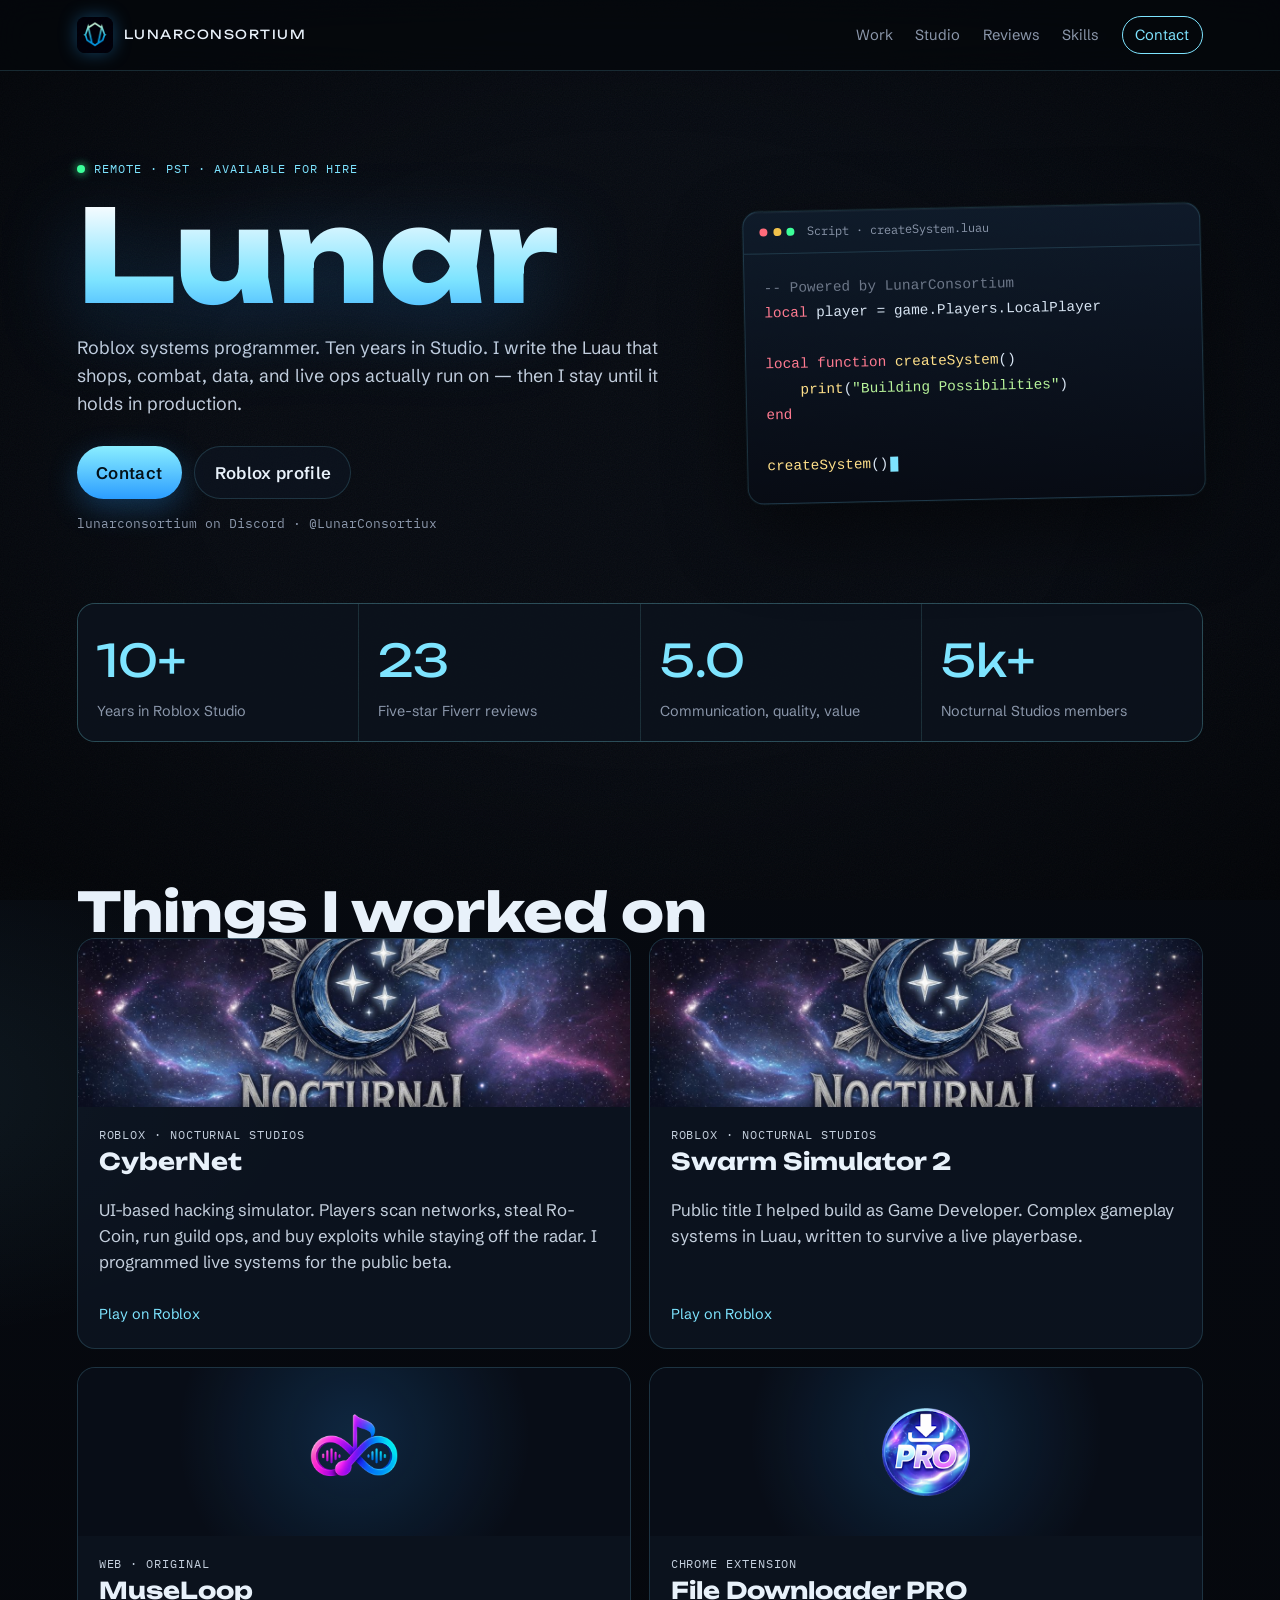
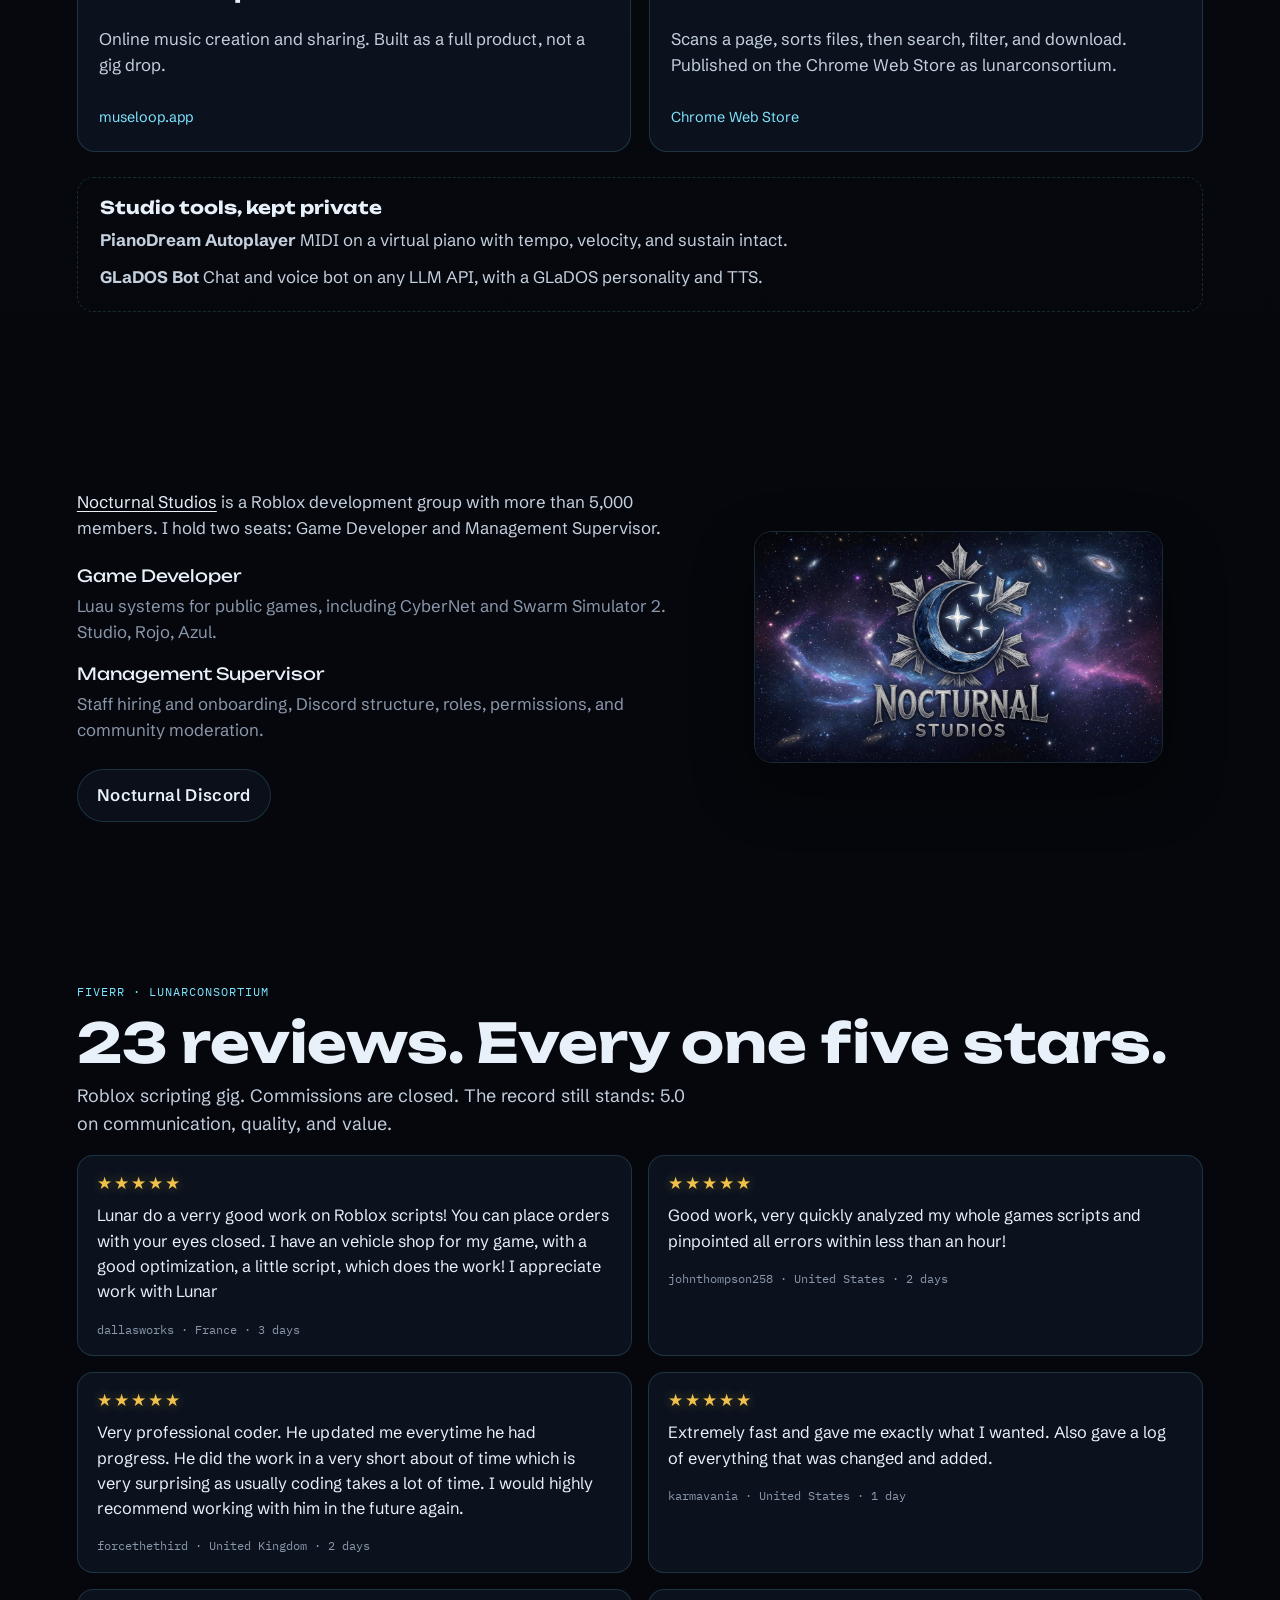
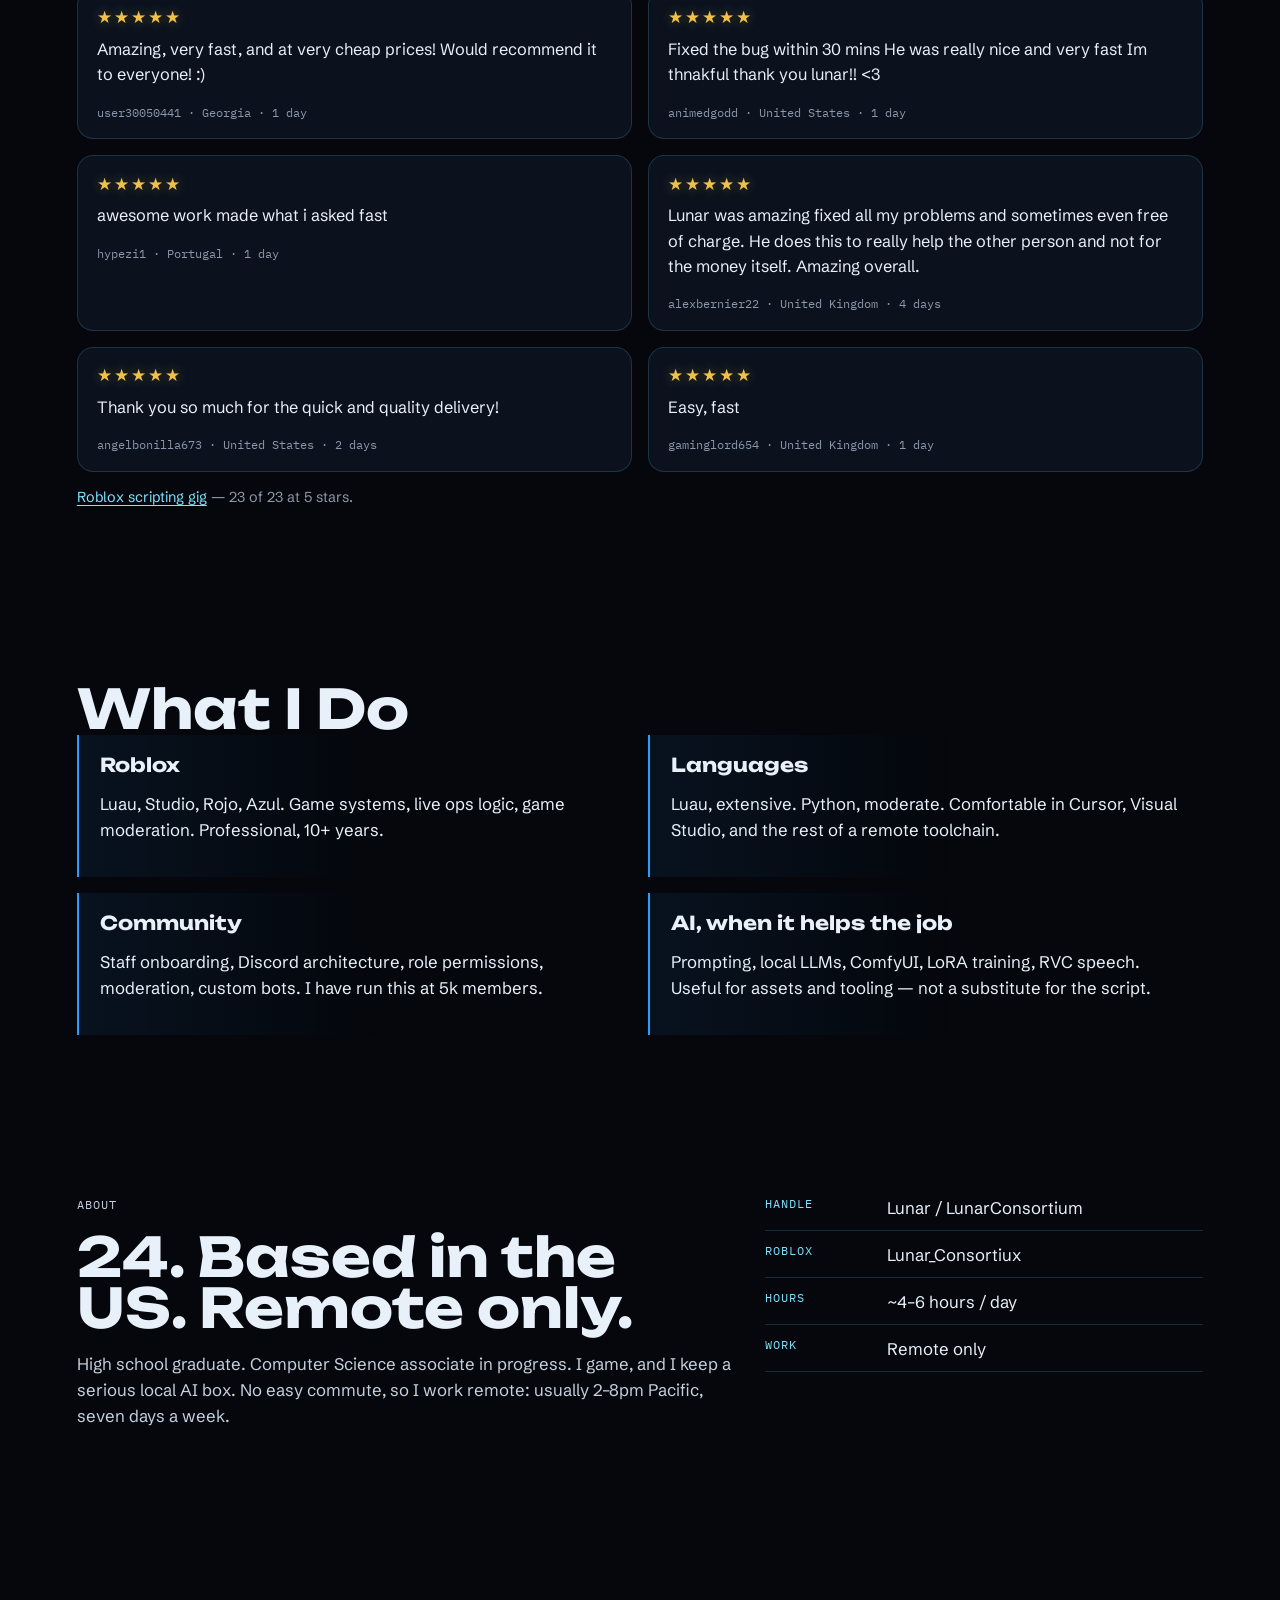
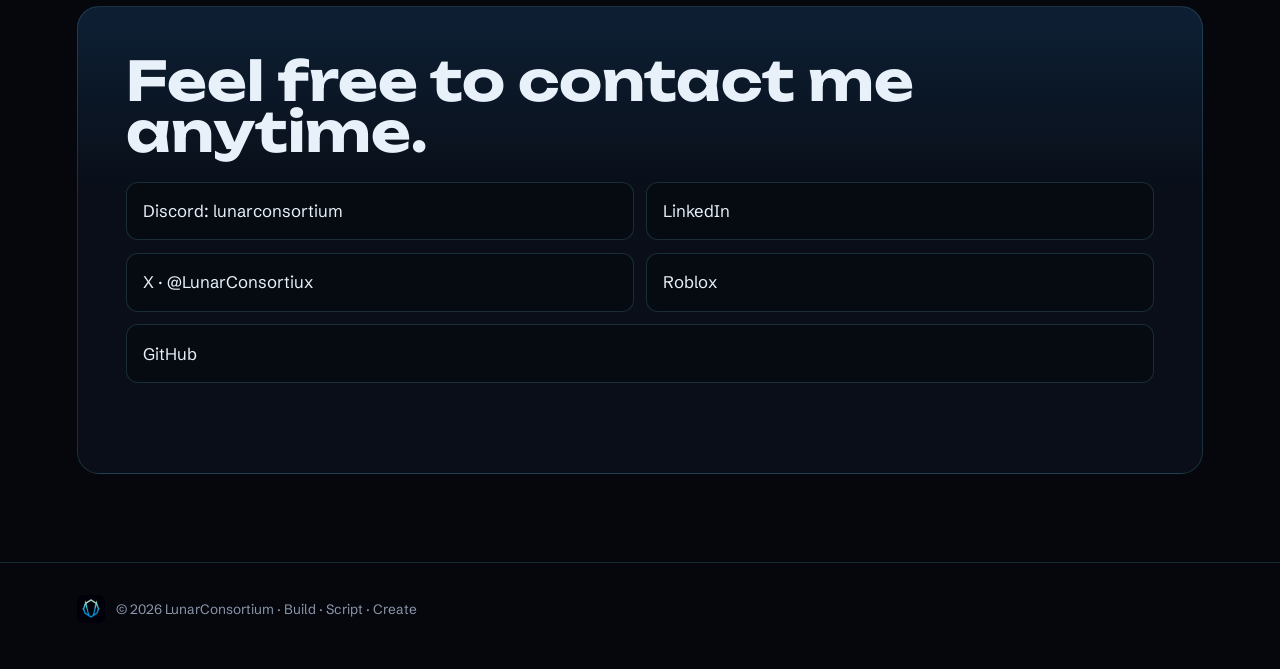
<file: index.html>
<!DOCTYPE html>
<html lang="en">
<head>
  <meta charset="UTF-8" />
  <meta name="viewport" content="width=device-width, initial-scale=1" />
  <title>Lunar — Roblox Scripting</title>
  <meta name="description" content="Lunar. Roblox systems programmer with 10+ years in Studio. Game Developer and Management Supervisor at Nocturnal Studios. 23 five-star Fiverr reviews." />
  <meta name="theme-color" content="#05070c" />
  <link rel="icon" type="image/png" href="assets/favicon.png" />
  <link rel="canonical" href="https://lunarconsortium.github.io/" />

  <meta property="og:type" content="website" />
  <meta property="og:title" content="Lunar — Roblox Scripting" />
  <meta property="og:description" content="Systems programmer for live Roblox games. 10+ years in Studio. Nocturnal Studios. 5.0 on Fiverr." />
  <meta property="og:image" content="https://lunarconsortium.github.io/assets/hero.jpg" />
  <meta name="twitter:card" content="summary_large_image" />
  <meta name="twitter:site" content="@LunarConsortiux" />

  <link rel="preconnect" href="https://fonts.googleapis.com" />
  <link rel="preconnect" href="https://fonts.gstatic.com" crossorigin />
  <link href="https://fonts.googleapis.com/css2?family=IBM+Plex+Mono:wght@400;500&family=Schibsted+Grotesk:ital,wght@0,400;0,500;0,600;0,700;1,400&family=Unbounded:wght@500;600;700;800&display=swap" rel="stylesheet" />
  <link rel="stylesheet" href="styles.css" />
</head>
<body>
  <a class="skip" href="#main">Skip to content</a>
  <div class="grain" aria-hidden="true"></div>
  <div class="vignette" aria-hidden="true"></div>

  <header class="nav">
    <a class="brand" href="#top">
      <img src="assets/logo.jpg" alt="" width="36" height="36" />
      <span>LunarConsortium</span>
    </a>
    <button class="nav-toggle" type="button" aria-expanded="false" aria-controls="nav-links" aria-label="Open menu">
      <span></span><span></span>
    </button>
    <nav id="nav-links" class="nav-links">
      <a href="#work">Work</a>
      <a href="#studio">Studio</a>
      <a href="#reviews">Reviews</a>
      <a href="#skills">Skills</a>
      <a class="nav-cta" href="#contact">Contact</a>
    </nav>
  </header>

  <main id="main">
    <section class="hero" id="top">
      <div class="hero-copy">
        <p class="eyebrow">
          <span class="dot"></span>
          Remote · PST · Available for hire
        </p>
        <h1>
          <span class="hero-name">Lunar</span>
        </h1>
        <p class="lede">
          Roblox systems programmer. Ten years in Studio. I write the Luau that shops, combat, data, and live ops actually run on — then I stay until it holds in production.
        </p>
        <div class="hero-actions">
          <a class="btn primary" href="#contact">Contact</a>
          <a class="btn ghost" href="https://www.roblox.com/users/44462739/profile" target="_blank" rel="noopener noreferrer">Roblox profile</a>
        </div>
        <p class="hero-meta">lunarconsortium on Discord · @LunarConsortiux</p>
      </div>

      <aside class="console" aria-label="Sample Luau snippet">
        <div class="console-bar">
          <span class="console-dots" aria-hidden="true"><i></i><i></i><i></i></span>
          <span class="console-file">Script · createSystem.luau</span>
        </div>
        <pre class="code"><code><span class="cmt">-- Powered by LunarConsortium</span>
<span class="kw">local</span> player = game.Players.LocalPlayer

<span class="kw">local function</span> <span class="fn">createSystem</span>()
    <span class="fn">print</span>(<span class="str">"Building Possibilities"</span>)
<span class="kw">end</span>

<span class="fn">createSystem</span>()<span class="caret" aria-hidden="true"></span></code></pre>
      </aside>
    </section>

    <section class="stats" aria-label="Highlights">
      <article>
        <p class="num">10+</p>
        <p>Years in Roblox Studio</p>
      </article>
      <article>
        <p class="num">23</p>
        <p>Five-star Fiverr reviews</p>
      </article>
      <article>
        <p class="num">5.0</p>
        <p>Communication, quality, value</p>
      </article>
      <article>
        <p class="num">5k+</p>
        <p>Nocturnal Studios members</p>
      </article>
    </section>

    <section class="work" id="work">
      <header class="section-head">
        <h2>Things I worked on</h2>
      </header>

      <div class="work-grid">
        <a class="card" href="https://www.roblox.com/games/94098365156148/CyberNet-BETA" target="_blank" rel="noopener noreferrer">
          <div class="card-media">
            <img class="cover" src="assets/nocturnal.jpg" alt="" />
          </div>
          <div class="card-body">
            <p class="tag">Roblox · Nocturnal Studios</p>
            <h3>CyberNet</h3>
            <p>UI-based hacking simulator. Players scan networks, steal Ro-Coin, run guild ops, and buy exploits while staying off the radar. I programmed live systems for the public beta.</p>
            <span class="card-link">Play on Roblox</span>
          </div>
        </a>

        <a class="card" href="https://www.roblox.com/games/74996988722629/Swarm-Simulator-2" target="_blank" rel="noopener noreferrer">
          <div class="card-media">
            <img class="cover" src="assets/nocturnal.jpg" alt="" />
          </div>
          <div class="card-body">
            <p class="tag">Roblox · Nocturnal Studios</p>
            <h3>Swarm Simulator 2</h3>
            <p>Public title I helped build as Game Developer. Complex gameplay systems in Luau, written to survive a live playerbase.</p>
            <span class="card-link">Play on Roblox</span>
          </div>
        </a>

        <a class="card" href="https://www.museloop.app/" target="_blank" rel="noopener noreferrer">
          <div class="card-media logo">
            <img src="assets/museloop.png" alt="" />
          </div>
          <div class="card-body">
            <p class="tag">Web · Original</p>
            <h3>MuseLoop</h3>
            <p>Online music creation and sharing. Built as a full product, not a gig drop.</p>
            <span class="card-link">museloop.app</span>
          </div>
        </a>

        <a class="card" href="https://chromewebstore.google.com/detail/file-downloader-pro/hpilfaaajhojekofgmncmmccmagahcfa" target="_blank" rel="noopener noreferrer">
          <div class="card-media logo">
            <img src="assets/file-downloader.png" alt="" />
          </div>
          <div class="card-body">
            <p class="tag">Chrome extension</p>
            <h3>File Downloader PRO</h3>
            <p>Scans a page, sorts files, then search, filter, and download. Published on the Chrome Web Store as lunarconsortium.</p>
            <span class="card-link">Chrome Web Store</span>
          </div>
        </a>
      </div>

      <div class="private">
        <h3>Studio tools, kept private</h3>
        <ul>
          <li>
            <strong>PianoDream Autoplayer</strong>
            MIDI on a virtual piano with tempo, velocity, and sustain intact.
          </li>
          <li>
            <strong>GLaDOS Bot</strong>
            Chat and voice bot on any LLM API, with a GLaDOS personality and TTS.
          </li>
        </ul>
      </div>
    </section>

    <section class="studio" id="studio">
      <div class="studio-copy">
        <p>
          <a href="https://www.roblox.com/communities/7421064/Nocturnal-Studios#!/about" target="_blank" rel="noopener noreferrer">Nocturnal Studios</a>
          is a Roblox development group with more than 5,000 members. I hold two seats: Game Developer and Management Supervisor.
        </p>
        <dl>
          <div>
            <dt>Game Developer</dt>
            <dd>Luau systems for public games, including CyberNet and Swarm Simulator 2. Studio, Rojo, Azul.</dd>
          </div>
          <div>
            <dt>Management Supervisor</dt>
            <dd>Staff hiring and onboarding, Discord structure, roles, permissions, and community moderation.</dd>
          </div>
        </dl>
        <a class="btn ghost" href="https://discord.gg/CGdg9cNBEs" target="_blank" rel="noopener noreferrer">Nocturnal Discord</a>
      </div>
      <figure class="studio-visual">
        <img src="assets/nocturnal.jpg" alt="Nocturnal Studios mark: a moon over a starfield" />
      </figure>
    </section>

    <section class="reviews" id="reviews">
      <header class="section-head">
        <p class="eyebrow">Fiverr · lunarconsortium</p>
        <h2>23 reviews. Every one five stars.</h2>
        <p class="lede tight">Roblox scripting gig. Commissions are closed. The record still stands: 5.0 on communication, quality, and value.</p>
      </header>

      <div class="review-track">
        <blockquote>
          <p class="stars" aria-label="5 out of 5 stars">★★★★★</p>
          <p>Lunar do a verry good work on Roblox scripts! You can place orders with your eyes closed. I have an vehicle shop for my game, with a good optimization, a little script, which does the work! I appreciate work with Lunar</p>
          <footer>dallasworks · France · 3 days</footer>
        </blockquote>
        <blockquote>
          <p class="stars" aria-label="5 out of 5 stars">★★★★★</p>
          <p>Good work, very quickly analyzed my whole games scripts and pinpointed all errors within less than an hour!</p>
          <footer>johnthompson258 · United States · 2 days</footer>
        </blockquote>
        <blockquote>
          <p class="stars" aria-label="5 out of 5 stars">★★★★★</p>
          <p>Very professional coder. He updated me everytime he had progress. He did the work in a very short about of time which is very surprising as usually coding takes a lot of time. I would highly recommend working with him in the future again.</p>
          <footer>forcethethird · United Kingdom · 2 days</footer>
        </blockquote>
        <blockquote>
          <p class="stars" aria-label="5 out of 5 stars">★★★★★</p>
          <p>Extremely fast and gave me exactly what I wanted. Also gave a log of everything that was changed and added.</p>
          <footer>karmavania · United States · 1 day</footer>
        </blockquote>
        <blockquote>
          <p class="stars" aria-label="5 out of 5 stars">★★★★★</p>
          <p>Amazing, very fast, and at very cheap prices! Would recommend it to everyone! :)</p>
          <footer>user30050441 · Georgia · 1 day</footer>
        </blockquote>
        <blockquote>
          <p class="stars" aria-label="5 out of 5 stars">★★★★★</p>
          <p>Fixed the bug within 30 mins He was really nice and very fast Im thnakful thank you lunar!! &lt;3</p>
          <footer>animedgodd · United States · 1 day</footer>
        </blockquote>
        <blockquote>
          <p class="stars" aria-label="5 out of 5 stars">★★★★★</p>
          <p>awesome work made what i asked fast</p>
          <footer>hypezi1 · Portugal · 1 day</footer>
        </blockquote>
        <blockquote>
          <p class="stars" aria-label="5 out of 5 stars">★★★★★</p>
          <p>Lunar was amazing fixed all my problems and sometimes even free of charge. He does this to really help the other person and not for the money itself. Amazing overall.</p>
          <footer>alexbernier22 · United Kingdom · 4 days</footer>
        </blockquote>
        <blockquote>
          <p class="stars" aria-label="5 out of 5 stars">★★★★★</p>
          <p>Thank you so much for the quick and quality delivery!</p>
          <footer>angelbonilla673 · United States · 2 days</footer>
        </blockquote>
        <blockquote>
          <p class="stars" aria-label="5 out of 5 stars">★★★★★</p>
          <p>Easy, fast</p>
          <footer>gaminglord654 · United Kingdom · 1 day</footer>
        </blockquote>
      </div>
      <p class="review-note">
        <a href="https://www.fiverr.com/lunarconsortium/program-or-fix-any-script-for-your-game-in-roblox" target="_blank" rel="noopener noreferrer">Roblox scripting gig</a>
        — 23 of 23 at 5 stars.
      </p>
    </section>

    <section class="skills" id="skills">
      <header class="section-head">
        <h2>What I Do</h2>
      </header>
      <div class="skill-grid">
        <article>
          <h3>Roblox</h3>
          <p>Luau, Studio, Rojo, Azul. Game systems, live ops logic, game moderation. Professional, 10+ years.</p>
        </article>
        <article>
          <h3>Languages</h3>
          <p>Luau, extensive. Python, moderate. Comfortable in Cursor, Visual Studio, and the rest of a remote toolchain.</p>
        </article>
        <article>
          <h3>Community</h3>
          <p>Staff onboarding, Discord architecture, role permissions, moderation, custom bots. I have run this at 5k members.</p>
        </article>
        <article>
          <h3>AI, when it helps the job</h3>
          <p>Prompting, local LLMs, ComfyUI, LoRA training, RVC speech. Useful for assets and tooling — not a substitute for the script.</p>
        </article>
      </div>
    </section>

    <section class="about" id="about">
      <div>
        <p class="eyebrow">About</p>
        <h2>24. Based in the US. Remote only.</h2>
        <p>
          High school graduate. Computer Science associate in progress. I game, and I keep a serious local AI box. No easy commute, so I work remote: usually 2–8pm Pacific, seven days a week.
        </p>
      </div>
      <ul class="about-facts">
        <li><span>Handle</span> Lunar / LunarConsortium</li>
        <li><span>Roblox</span> Lunar_Consortiux</li>
        <li><span>Hours</span> ~4–6 hours / day</li>
        <li><span>Work</span> Remote only</li>
      </ul>
    </section>

    <section class="contact" id="contact">
      <div class="contact-panel">
        <h2>Feel free to contact me anytime.</h2>
        <div class="contact-rows">
          <button type="button" class="copy" data-copy="lunarconsortium">Discord: lunarconsortium</button>
          <a href="https://www.linkedin.com/in/jordan-curran-434734323/" target="_blank" rel="noopener noreferrer">LinkedIn</a>
          <a href="https://x.com/LunarConsortiux" target="_blank" rel="noopener noreferrer">X · @LunarConsortiux</a>
          <a href="https://www.roblox.com/users/44462739/profile" target="_blank" rel="noopener noreferrer">Roblox</a>
          <a href="https://github.com/LunarConsortium" target="_blank" rel="noopener noreferrer">GitHub</a>
        </div>
        <p class="toast" role="status" aria-live="polite"></p>
      </div>
    </section>
  </main>

  <footer class="foot">
    <img src="assets/logo.jpg" alt="" width="28" height="28" />
    <p>© <span id="year"></span> LunarConsortium · Build · Script · Create</p>
  </footer>

  <script src="app.js"></script>
</body>
</html>
</file>
<file: styles.css>
:root {
  --void: #05070c;
  --navy: #09111c;
  --panel: #0e1724;
  --ice: #7ee4ff;
  --ice-deep: #2b9dff;
  --ink: #e8f1fa;
  --muted: #8b97ab;
  --line: rgba(126, 228, 255, 0.16);
  --glow: rgba(46, 170, 255, 0.35);
  --display: "Unbounded", sans-serif;
  --body: "Schibsted Grotesk", sans-serif;
  --mono: "IBM Plex Mono", ui-monospace, monospace;
}

*,
*::before,
*::after {
  box-sizing: border-box;
}

html {
  scroll-behavior: smooth;
}

body {
  margin: 0;
  color: var(--ink);
  font-family: var(--body);
  font-size: 1.05rem;
  line-height: 1.55;
  background:
    radial-gradient(1200px 700px at 85% -10%, rgba(43, 157, 255, 0.16), transparent 55%),
    radial-gradient(900px 500px at -10% 20%, rgba(126, 228, 255, 0.08), transparent 50%),
    linear-gradient(180deg, #070b12 0%, var(--void) 40%, #05070c 100%);
  min-height: 100vh;
}

img {
  max-width: 100%;
  display: block;
}

a {
  color: var(--ice);
  text-decoration-thickness: 1px;
  text-underline-offset: 0.18em;
}

.skip {
  position: absolute;
  left: 1rem;
  top: -3rem;
  background: var(--ice);
  color: #041018;
  padding: 0.5rem 0.8rem;
  z-index: 20;
}

.skip:focus {
  top: 1rem;
}

.grain,
.vignette {
  pointer-events: none;
  position: fixed;
  inset: 0;
  z-index: 0;
}

.grain {
  opacity: 0.09;
  background-image: url("data:image/svg+xml;utf8,<svg xmlns='http://www.w3.org/2000/svg' width='140' height='140'><filter id='n'><feTurbulence type='fractalNoise' baseFrequency='.85' numOctaves='4' stitchTiles='stitch'/></filter><rect width='100%' height='100%' filter='url(%23n)' opacity='.55'/></svg>");
}

.vignette {
  background: radial-gradient(ellipse at center, transparent 50%, rgba(0, 0, 0, 0.45) 100%);
}

.nav,
main,
.foot {
  position: relative;
  z-index: 1;
}

.nav {
  display: flex;
  align-items: center;
  justify-content: space-between;
  gap: 1rem;
  padding: 1rem 6vw;
  position: sticky;
  top: 0;
  backdrop-filter: blur(16px);
  background: rgba(5, 7, 12, 0.72);
  border-bottom: 1px solid var(--line);
  z-index: 5;
}

.brand {
  display: flex;
  align-items: center;
  gap: 0.7rem;
  color: var(--ink);
  text-decoration: none;
  font-family: var(--display);
  font-size: 0.78rem;
  letter-spacing: 0.12em;
  text-transform: uppercase;
}

.brand img {
  width: 36px;
  height: 36px;
  border-radius: 8px;
  box-shadow: 0 0 18px var(--glow);
}

.nav-links {
  display: flex;
  align-items: center;
  gap: 1.4rem;
}

.nav-links a {
  color: var(--muted);
  text-decoration: none;
  font-size: 0.92rem;
}

.nav-links a:hover,
.nav-links a:focus-visible {
  color: var(--ink);
}

.nav-cta {
  border: 1px solid var(--ice);
  color: var(--ice) !important;
  padding: 0.42rem 0.8rem;
  border-radius: 999px;
}

.nav-toggle {
  display: none;
  width: 42px;
  height: 32px;
  background: transparent;
  border: 0;
  cursor: pointer;
}

.nav-toggle span {
  display: block;
  height: 2px;
  background: var(--ink);
  margin: 7px 0;
}

.hero {
  display: grid;
  grid-template-columns: 1.15fr 0.85fr;
  gap: 3rem;
  padding: 5.5rem 6vw 3.5rem;
  align-items: center;
}

.eyebrow {
  display: flex;
  align-items: center;
  gap: 0.55rem;
  color: var(--ice);
  font-family: var(--mono);
  font-size: 0.78rem;
  letter-spacing: 0.08em;
  text-transform: uppercase;
  margin: 0 0 1rem;
}

.dot {
  width: 8px;
  height: 8px;
  border-radius: 50%;
  background: #3dff9a;
  box-shadow: 0 0 10px #3dff9a;
}

h1,
h2,
h3 {
  font-family: var(--display);
  line-height: 0.95;
  margin: 0;
}

.hero-kicker {
  display: block;
  font-size: clamp(0.9rem, 2vw, 1.15rem);
  letter-spacing: 0.22em;
  text-transform: uppercase;
  color: var(--muted);
  font-weight: 500;
  margin-bottom: 0.55rem;
}

.hero-name {
  display: block;
  font-size: clamp(4.2rem, 10vw, 8.4rem);
  font-weight: 800;
  background: linear-gradient(180deg, #f4fbff 10%, #7ee4ff 70%, #2b9dff 120%);
  -webkit-background-clip: text;
  background-clip: text;
  color: transparent;
  filter: drop-shadow(0 18px 40px rgba(43, 157, 255, 0.25));
}

.lede {
  max-width: 38rem;
  color: #c3cedd;
  font-size: 1.12rem;
}

.lede.tight {
  margin-top: 0.8rem;
}

.hero-actions {
  display: flex;
  flex-wrap: wrap;
  gap: 0.8rem;
  margin: 1.8rem 0 0.9rem;
}

.btn {
  display: inline-flex;
  align-items: center;
  justify-content: center;
  padding: 0.78rem 1.2rem;
  border-radius: 999px;
  text-decoration: none;
  font-weight: 600;
  letter-spacing: 0.02em;
}

.btn.primary {
  background: linear-gradient(180deg, #8aeeff, #2b9dff);
  color: #041018;
  box-shadow: 0 10px 30px rgba(43, 157, 255, 0.28);
}

.btn.ghost {
  border: 1px solid var(--line);
  color: var(--ink);
  background: rgba(14, 23, 36, 0.6);
}

.hero-meta {
  color: var(--muted);
  font-family: var(--mono);
  font-size: 0.82rem;
}

.console {
  background: linear-gradient(180deg, rgba(16, 28, 44, 0.92), rgba(8, 12, 20, 0.95));
  border: 1px solid var(--line);
  border-radius: 16px;
  overflow: hidden;
  box-shadow:
    0 30px 80px rgba(0, 0, 0, 0.45),
    0 0 0 1px rgba(126, 228, 255, 0.05),
    inset 0 1px 0 rgba(255, 255, 255, 0.04);
  transform: rotate(-1.2deg);
}

.console-bar {
  display: flex;
  align-items: center;
  gap: 0.8rem;
  padding: 0.7rem 1rem;
  border-bottom: 1px solid var(--line);
  color: var(--muted);
  font-family: var(--mono);
  font-size: 0.75rem;
}

.console-dots {
  display: flex;
  gap: 0.35rem;
}

.console-dots i {
  width: 8px;
  height: 8px;
  border-radius: 50%;
  background: #3a4658;
}

.console-dots i:first-child { background: #ff6b7a; }
.console-dots i:nth-child(2) { background: #f0c14a; }
.console-dots i:nth-child(3) { background: #3dff9a; }

.code {
  margin: 0;
  padding: 1.3rem 1.2rem 1.5rem;
  font-family: var(--mono);
  font-size: 0.9rem;
  line-height: 1.7;
  color: #d7e4f2;
  overflow-x: auto;
}

.kw { color: #ff7b91; }
.fn { color: #ffe08a; }
.str { color: #b7f39a; }
.cmt { color: #6c7788; }

.caret {
  display: inline-block;
  width: 8px;
  height: 1.05em;
  background: var(--ice);
  margin-left: 2px;
  vertical-align: text-bottom;
  animation: blink 1.1s steps(1) infinite;
}

@keyframes blink {
  50% { opacity: 0; }
}

.stats {
  display: grid;
  grid-template-columns: repeat(4, 1fr);
  gap: 1px;
  margin: 0 6vw 4.5rem;
  padding: 0;
  background: var(--line);
  border: 1px solid var(--line);
  border-radius: 18px;
  overflow: hidden;
}

.stats article {
  background: rgba(10, 16, 26, 0.92);
  padding: 1.4rem 1.2rem 1.2rem;
}

.num {
  font-family: var(--display);
  font-size: clamp(2rem, 4vw, 2.8rem);
  margin: 0;
  color: var(--ice);
}

.stats p:last-child {
  margin: 0.25rem 0 0;
  color: var(--muted);
  font-size: 0.9rem;
}

section {
  padding: 4.5rem 6vw 5.5rem;
  scroll-margin-top: 3.6rem;
}

.section-head h2,
.about h2,
.contact h2 {
  font-size: clamp(2rem, 5vw, 3.4rem);
}

.contact h2 {
  max-width: 18ch;
}

.work-grid {
  display: grid;
  grid-template-columns: 1fr 1fr;
  gap: 1.1rem;
}

.card {
  background: rgba(14, 23, 36, 0.72);
  border: 1px solid var(--line);
  border-radius: 18px;
  overflow: hidden;
  color: inherit;
  text-decoration: none;
  display: flex;
  flex-direction: column;
  min-height: 100%;
  transition: transform 0.25s ease, border-color 0.25s ease;
}

.card:hover,
.card:focus-visible {
  transform: translateY(-4px);
  border-color: rgba(126, 228, 255, 0.45);
}

.card-media {
  height: 168px;
  background: rgba(8, 12, 20, 0.7);
  display: flex;
  align-items: center;
  justify-content: center;
  overflow: hidden;
}

.card-media.logo {
  background:
    radial-gradient(circle at 50% 40%, rgba(43, 157, 255, 0.18), transparent 60%),
    rgba(8, 12, 20, 0.7);
}

.card-media img.cover {
  width: 100%;
  height: 100%;
  object-fit: cover;
}

.card-media.logo img {
  width: 88px;
  height: 88px;
  object-fit: contain;
}

.card-body {
  padding: 1.2rem 1.3rem 1.4rem;
  flex: 1;
  display: flex;
  flex-direction: column;
}

.tag {
  font-family: var(--mono);
  font-size: 0.72rem;
  letter-spacing: 0.08em;
  text-transform: uppercase;
  color: var(--ice);
  margin: 0 0 0.45rem;
}

.card h3 {
  font-size: 1.45rem;
  margin-bottom: 0.45rem;
}

.card p,
.private li,
.studio-copy p,
.about p {
  color: #c5d0de;
}

.card-link {
  display: inline-block;
  margin-top: auto;
  padding-top: 0.7rem;
  font-size: 0.9rem;
  color: var(--ice);
}

.private {
  margin-top: 1.6rem;
  border: 1px dashed var(--line);
  border-radius: 16px;
  padding: 1.3rem 1.4rem;
}

.private h3 {
  font-size: 1.1rem;
  margin-bottom: 0.7rem;
}

.private ul {
  margin: 0;
  padding: 0;
  list-style: none;
  display: grid;
  gap: 0.7rem;
}

.studio {
  display: grid;
  grid-template-columns: 1.1fr 0.9fr;
  gap: 2.5rem;
  align-items: center;
}

.studio-copy p a {
  color: var(--ink);
}

dl {
  display: grid;
  gap: 1rem;
  margin: 1.4rem 0 1.6rem;
}

dt {
  font-family: var(--display);
  font-size: 1.05rem;
  margin-bottom: 0.25rem;
}

dd {
  margin: 0;
  color: var(--muted);
}

.studio-visual img {
  width: 100%;
  border-radius: 18px;
  border: 1px solid var(--line);
  box-shadow: 0 24px 60px rgba(0, 0, 0, 0.4);
}

.review-track {
  display: grid;
  grid-template-columns: 1fr 1fr;
  gap: 1rem;
}

.stars {
  margin: 0 0 0.7rem;
  color: #f0c14a;
  letter-spacing: 0.12em;
  font-size: 1.05rem;
  line-height: 1;
  text-shadow: 0 0 12px rgba(240, 193, 74, 0.35);
}

blockquote {
  scroll-snap-align: start;
  margin: 0;
  background: rgba(14, 23, 36, 0.75);
  border: 1px solid var(--line);
  border-radius: 16px;
  padding: 1.2rem 1.2rem 1rem;
}

blockquote p {
  margin: 0 0 1rem;
  font-size: 1.02rem;
}

blockquote p.stars {
  margin: 0 0 0.7rem;
}

blockquote footer {
  color: var(--muted);
  font-family: var(--mono);
  font-size: 0.75rem;
}

.review-note {
  color: var(--muted);
  font-size: 0.9rem;
}

.skill-grid {
  display: grid;
  grid-template-columns: repeat(2, 1fr);
  gap: 1rem;
}

.skill-grid article {
  padding: 1.3rem 1.3rem 1.1rem;
  border-left: 2px solid var(--ice-deep);
  background: linear-gradient(90deg, rgba(43, 157, 255, 0.08), transparent 55%);
}

.skill-grid h3 {
  font-size: 1.2rem;
  margin-bottom: 0.45rem;
}

.about {
  display: grid;
  grid-template-columns: 1.2fr 0.8fr;
  gap: 2rem;
  align-items: start;
}

.about-facts {
  list-style: none;
  margin: 0;
  padding: 0;
  display: grid;
  gap: 0.7rem;
}

.about-facts li {
  display: grid;
  grid-template-columns: 7rem 1fr;
  gap: 0.6rem;
  border-bottom: 1px solid var(--line);
  padding-bottom: 0.55rem;
}

.about-facts span {
  font-family: var(--mono);
  font-size: 0.75rem;
  color: var(--ice);
  text-transform: uppercase;
  letter-spacing: 0.08em;
}

.contact-panel {
  background:
    linear-gradient(180deg, rgba(43, 157, 255, 0.12), transparent 40%),
    rgba(10, 16, 26, 0.9);
  border: 1px solid var(--line);
  border-radius: 22px;
  padding: clamp(1.5rem, 4vw, 3rem);
}

.contact-rows {
  display: grid;
  grid-template-columns: repeat(2, minmax(0, 1fr));
  gap: 0.8rem;
  margin-top: 1.5rem;
}

.contact-rows a,
.contact-rows button {
  appearance: none;
  background: rgba(5, 8, 14, 0.55);
  border: 1px solid var(--line);
  color: var(--ink);
  text-align: left;
  font: inherit;
  padding: 0.95rem 1rem;
  border-radius: 12px;
  text-decoration: none;
  cursor: pointer;
}

.contact-rows a:hover,
.contact-rows button:hover,
.contact-rows a:focus-visible,
.contact-rows button:focus-visible {
  border-color: var(--ice);
}

.contact-rows a:last-child {
  grid-column: 1 / -1;
}

.toast {
  min-height: 1.2em;
  color: #3dff9a;
  font-family: var(--mono);
  font-size: 0.82rem;
}

.foot {
  display: flex;
  align-items: center;
  gap: 0.7rem;
  padding: 1.4rem 6vw 2.2rem;
  color: var(--muted);
  font-size: 0.85rem;
  border-top: 1px solid var(--line);
}

.foot img {
  border-radius: 6px;
}

@media (max-width: 980px) {
  .hero,
  .studio,
  .about,
  .work-grid,
  .review-track {
    grid-template-columns: 1fr;
  }

  .stats,
  .skill-grid,
  .contact-rows {
    grid-template-columns: 1fr 1fr;
  }

  .console {
    transform: none;
  }

  .hero {
    padding-top: 3.2rem;
  }
}

@media (max-width: 720px) {
  .nav-toggle {
    display: block;
  }

  .nav-links {
    display: none;
    position: absolute;
    right: 6vw;
    top: 64px;
    flex-direction: column;
    align-items: flex-start;
    background: rgba(8, 12, 20, 0.96);
    border: 1px solid var(--line);
    border-radius: 12px;
    padding: 1rem 1.2rem;
    min-width: 180px;
  }

  .nav.open .nav-links {
    display: flex;
  }

  .stats,
  .skill-grid,
  .contact-rows {
    grid-template-columns: 1fr;
  }

  .hero-name {
    font-size: 4.2rem;
  }
}

@media (prefers-reduced-motion: reduce) {
  html { scroll-behavior: auto; }
  .caret { animation: none; }
  .card { transition: none; }
}
</file>
